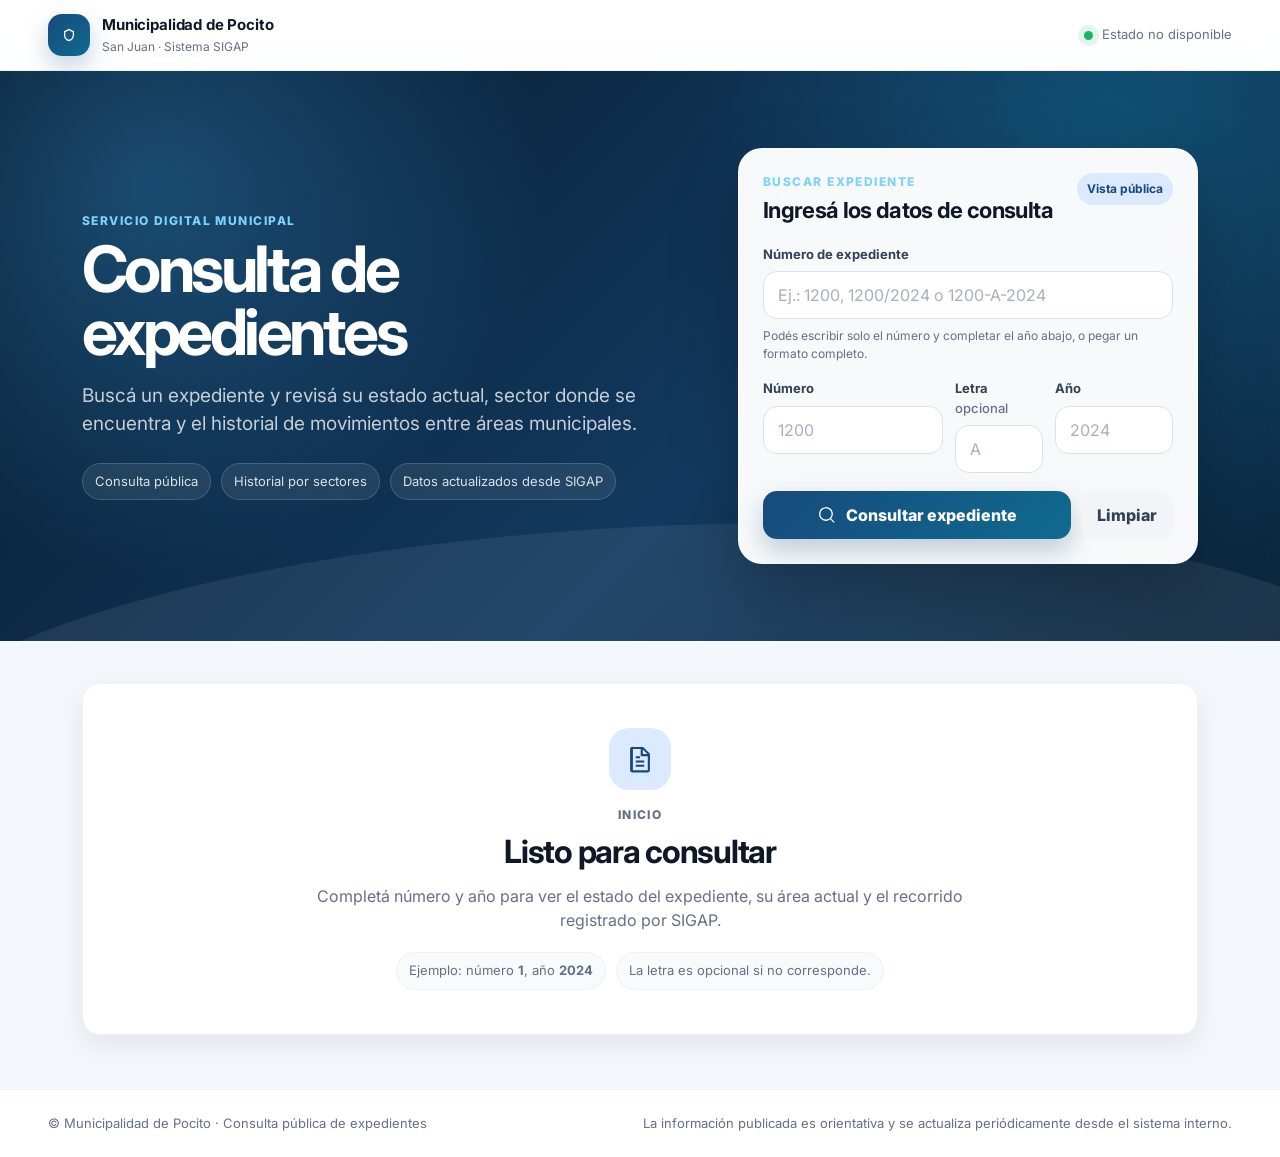
<file: expe2/index.html>
<!DOCTYPE html>
<html lang="es">
<head>
  <meta charset="UTF-8">
  <meta name="viewport" content="width=device-width, initial-scale=1.0">
  <meta name="description" content="Consulta pública de expedientes municipales y recorrido por sectores.">
  <title>Consulta de Expedientes — Municipalidad de Pocito</title>
  <link rel="preconnect" href="https://fonts.googleapis.com">
  <link rel="preconnect" href="https://fonts.gstatic.com" crossorigin>
  <link href="https://fonts.googleapis.com/css2?family=Inter:wght@400;500;600;700;800&display=swap" rel="stylesheet">
  <link rel="stylesheet" href="./styles.css">
  <script src="./app.js" defer></script>
</head>
<body>
  <header class="site-header" aria-label="Encabezado institucional">
    <a class="brand" href="./" aria-label="Ir al inicio de consulta de expedientes">
      <span class="brand-mark" aria-hidden="true">
        <svg viewBox="0 0 24 24" role="img"><path d="M12 2.75 4.5 6.55v5.35c0 4.55 3.18 8.7 7.5 9.35 4.32-.65 7.5-4.8 7.5-9.35V6.55L12 2.75Zm0 2.12 5.6 2.84v4.19c0 3.45-2.25 6.65-5.6 7.34-3.35-.69-5.6-3.89-5.6-7.34V7.71L12 4.87Z"/></svg>
      </span>
      <span>
        <strong>Municipalidad de Pocito</strong>
        <small>San Juan · Sistema SIGAP</small>
      </span>
    </a>
    <div class="sync-status" id="syncStatus" aria-live="polite">
      <span class="pulse" aria-hidden="true"></span>
      <span>Consultando estado del sistema…</span>
    </div>
  </header>

  <main>
    <section class="hero" aria-labelledby="pageTitle">
      <div class="hero-bg" aria-hidden="true"></div>
      <div class="hero-inner">
        <div class="hero-copy">
          <p class="eyebrow">Servicio digital municipal</p>
          <h1 id="pageTitle">Consulta de expedientes</h1>
          <p class="lead">Buscá un expediente y revisá su estado actual, sector donde se encuentra y el historial de movimientos entre áreas municipales.</p>
          <div class="hero-badges" aria-label="Características del servicio">
            <span>Consulta pública</span>
            <span>Historial por sectores</span>
            <span>Datos actualizados desde SIGAP</span>
          </div>
        </div>

        <form class="search-card" id="searchForm" novalidate>
          <div class="search-card-head">
            <div>
              <p class="form-kicker">Buscar expediente</p>
              <h2>Ingresá los datos de consulta</h2>
            </div>
            <span class="mode-pill">Vista pública</span>
          </div>

          <label class="field field-wide" for="smartSearch">
            <span>Número de expediente</span>
            <input id="smartSearch" name="smartSearch" type="text" inputmode="numeric" autocomplete="off" placeholder="Ej.: 1200, 1200/2024 o 1200-A-2024" aria-describedby="searchHelp">
          </label>
          <p class="field-help" id="searchHelp">Podés escribir solo el número y completar el año abajo, o pegar un formato completo.</p>

          <div class="fields-grid">
            <label class="field" for="numero">
              <span>Número</span>
              <input id="numero" name="numero" type="text" inputmode="numeric" autocomplete="off" maxlength="10" placeholder="1200" required>
            </label>
            <label class="field" for="letra">
              <span>Letra <em>opcional</em></span>
              <input id="letra" name="letra" type="text" autocomplete="off" maxlength="1" placeholder="A">
            </label>
            <label class="field" for="ano">
              <span>Año</span>
              <input id="ano" name="ano" type="text" inputmode="numeric" autocomplete="off" maxlength="4" placeholder="2024" required>
            </label>
          </div>

          <div class="form-actions">
            <button class="btn-primary" id="searchButton" type="submit">
              <span class="btn-icon" aria-hidden="true">
                <svg viewBox="0 0 24 24"><path d="M10.75 4a6.75 6.75 0 1 0 0 13.5 6.75 6.75 0 0 0 0-13.5ZM2.5 10.75a8.25 8.25 0 1 1 14.47 5.42l4.18 4.18-1.06 1.06-4.18-4.18A8.25 8.25 0 0 1 2.5 10.75Z"/></svg>
              </span>
              <span>Consultar expediente</span>
            </button>
            <button class="btn-secondary" id="clearButton" type="button">Limpiar</button>
          </div>

          <div class="form-message" id="formMessage" role="alert" aria-live="polite"></div>
        </form>
      </div>
    </section>

    <section class="content-shell" aria-live="polite">
      <div class="result-panel" id="resultPanel">
        <article class="empty-state">
          <span class="empty-icon" aria-hidden="true">
            <svg viewBox="0 0 24 24"><path d="M7 3.5h7.25L19 8.25V20a1.5 1.5 0 0 1-1.5 1.5h-11A1.5 1.5 0 0 1 5 20V5a1.5 1.5 0 0 1 2-1.5Zm7 1.8V8.5h3.2L14 5.3ZM7 5v15h10.5V10H12.5V5H7Zm2 8h6v1.5H9V13Zm0 3h6v1.5H9V16Zm0-6h3v1.5H9V10Z"/></svg>
          </span>
          <p class="eyebrow">Inicio</p>
          <h2>Listo para consultar</h2>
          <p>Completá número y año para ver el estado del expediente, su área actual y el recorrido registrado por SIGAP.</p>
          <div class="empty-tips">
            <span>Ejemplo: número <strong>1</strong>, año <strong>2024</strong></span>
            <span>La letra es opcional si no corresponde.</span>
          </div>
        </article>
      </div>
    </section>
  </main>

  <footer class="site-footer">
    <p>© Municipalidad de Pocito · Consulta pública de expedientes</p>
    <p>La información publicada es orientativa y se actualiza periódicamente desde el sistema interno.</p>
  </footer>
</body>
</html>
</file>
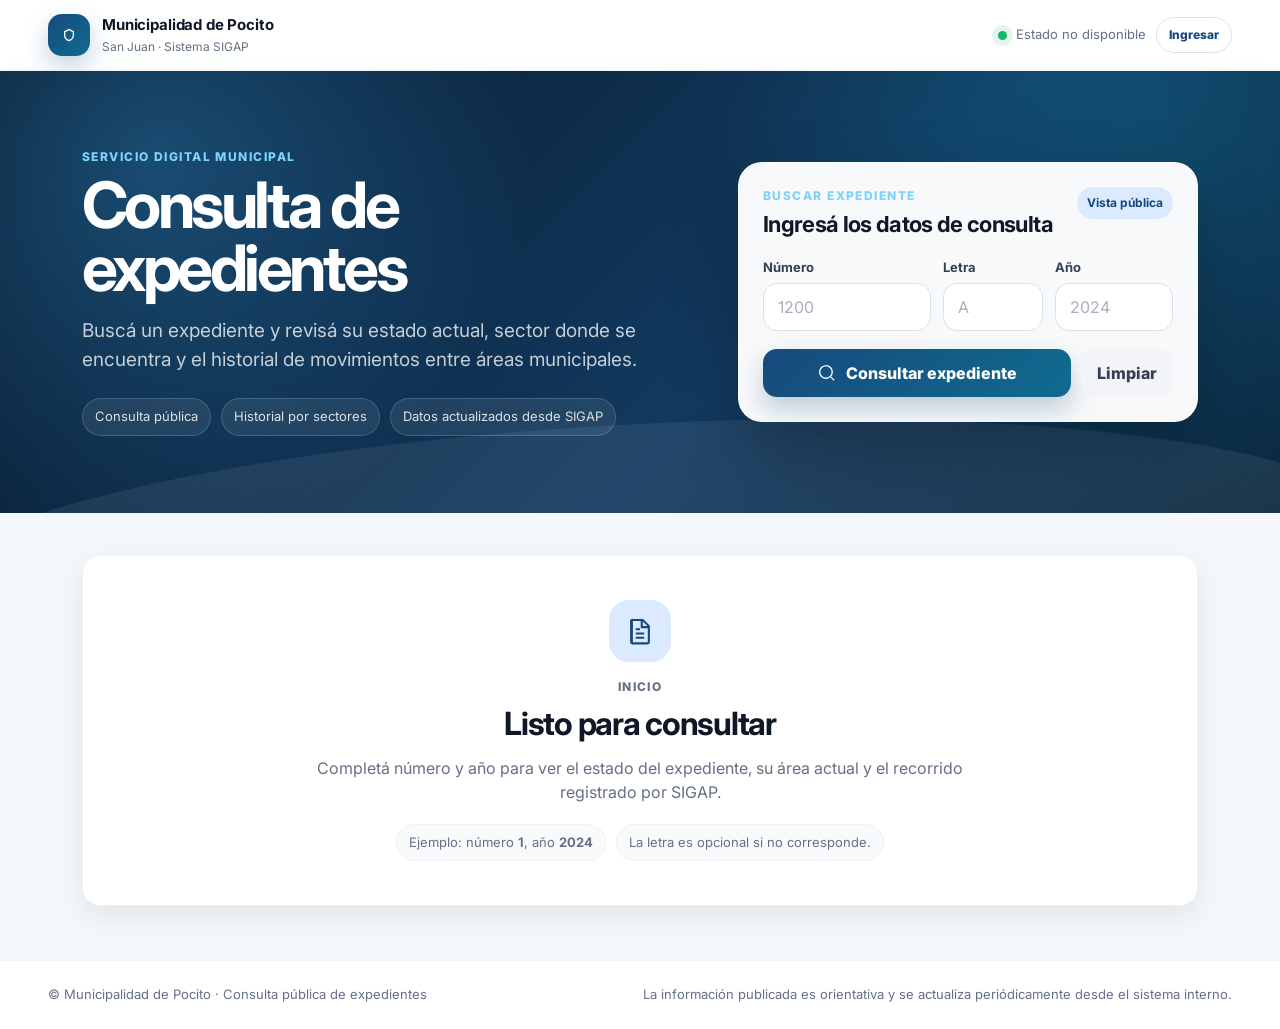
<file: html/expedientes/index.html>
<!DOCTYPE html>
<html lang="es">
<head>
  <meta charset="UTF-8">
  <meta name="viewport" content="width=device-width, initial-scale=1.0">
  <meta name="description" content="Consulta pública de expedientes municipales y recorrido por sectores.">
  <title>Consulta de Expedientes — Municipalidad de Pocito</title>
  <link rel="preconnect" href="https://fonts.googleapis.com">
  <link rel="preconnect" href="https://fonts.gstatic.com" crossorigin>
  <link href="https://fonts.googleapis.com/css2?family=Inter:wght@400;500;600;700;800&display=swap" rel="stylesheet">
  <link rel="stylesheet" href="./styles.css?v=20260610">
  <script src="./app.js?v=20260610" defer></script>
</head>
<body>
  <header class="site-header" aria-label="Encabezado institucional">
    <a class="brand" href="./" aria-label="Ir al inicio de consulta de expedientes">
      <span class="brand-mark" aria-hidden="true">
        <svg viewBox="0 0 24 24" role="img"><path d="M12 2.75 4.5 6.55v5.35c0 4.55 3.18 8.7 7.5 9.35 4.32-.65 7.5-4.8 7.5-9.35V6.55L12 2.75Zm0 2.12 5.6 2.84v4.19c0 3.45-2.25 6.65-5.6 7.34-3.35-.69-5.6-3.89-5.6-7.34V7.71L12 4.87Z"/></svg>
      </span>
      <span>
        <strong>Municipalidad de Pocito</strong>
        <small>San Juan · Sistema SIGAP</small>
      </span>
    </a>
    <div class="header-actions">
      <div class="sync-status" id="syncStatus" aria-live="polite">
        <span class="pulse" aria-hidden="true"></span>
        <span>Consultando estado del sistema…</span>
      </div>
      <button class="header-btn" id="loginButton" type="button">Ingresar</button>
      <button class="header-btn is-hidden" id="dashboardButton" type="button">Dashboard</button>
      <button class="header-btn is-hidden" id="logoutButton" type="button">Salir</button>
    </div>
  </header>

  <main>
    <section class="hero" id="appHero" aria-labelledby="pageTitle">
      <div class="hero-bg" aria-hidden="true"></div>
      <div class="hero-inner">
        <div class="hero-copy">
          <p class="eyebrow">Servicio digital municipal</p>
          <h1 id="pageTitle">Consulta de expedientes</h1>
          <p class="lead">Buscá un expediente y revisá su estado actual, sector donde se encuentra y el historial de movimientos entre áreas municipales.</p>
          <div class="hero-badges" aria-label="Características del servicio">
            <span>Consulta pública</span>
            <span>Historial por sectores</span>
            <span>Datos actualizados desde SIGAP</span>
          </div>
        </div>

        <form class="search-card" id="searchForm" novalidate>
          <div class="search-card-head">
            <div>
              <p class="form-kicker">Buscar expediente</p>
              <h2>Ingresá los datos de consulta</h2>
            </div>
            <span class="mode-pill">Vista pública</span>
          </div>

          <div class="fields-grid">
            <label class="field" for="numero">
              <span>Número</span>
              <input id="numero" name="numero" type="text" inputmode="numeric" autocomplete="off" maxlength="10" placeholder="1200" required>
            </label>
            <label class="field" for="letra">
              <span>Letra</span>
              <input id="letra" name="letra" type="text" autocomplete="off" maxlength="1" placeholder="A">
            </label>
            <label class="field" for="ano">
              <span>Año</span>
              <input id="ano" name="ano" type="text" inputmode="numeric" autocomplete="off" maxlength="4" placeholder="2024" required>
            </label>
          </div>

          <div class="form-actions">
            <button class="btn-primary" id="searchButton" type="submit">
              <span class="btn-icon" aria-hidden="true">
                <svg viewBox="0 0 24 24"><path d="M10.75 4a6.75 6.75 0 1 0 0 13.5 6.75 6.75 0 0 0 0-13.5ZM2.5 10.75a8.25 8.25 0 1 1 14.47 5.42l4.18 4.18-1.06 1.06-4.18-4.18A8.25 8.25 0 0 1 2.5 10.75Z"/></svg>
              </span>
              <span>Consultar expediente</span>
            </button>
            <button class="btn-secondary" id="clearButton" type="button">Limpiar</button>
          </div>

          <div class="form-message" id="formMessage" role="alert" aria-live="polite"></div>
        </form>
      </div>
    </section>

    <section class="content-shell" aria-live="polite">
      <div class="result-panel" id="resultPanel">
        <article class="empty-state">
          <span class="empty-icon" aria-hidden="true">
            <svg viewBox="0 0 24 24"><path d="M7 3.5h7.25L19 8.25V20a1.5 1.5 0 0 1-1.5 1.5h-11A1.5 1.5 0 0 1 5 20V5a1.5 1.5 0 0 1 2-1.5Zm7 1.8V8.5h3.2L14 5.3ZM7 5v15h10.5V10H12.5V5H7Zm2 8h6v1.5H9V13Zm0 3h6v1.5H9V16Zm0-6h3v1.5H9V10Z"/></svg>
          </span>
          <p class="eyebrow">Inicio</p>
          <h2>Listo para consultar</h2>
          <p>Completá número y año para ver el estado del expediente, su área actual y el recorrido registrado por SIGAP.</p>
          <div class="empty-tips">
            <span>Ejemplo: número <strong>1</strong>, año <strong>2024</strong></span>
            <span>La letra es opcional si no corresponde.</span>
          </div>
        </article>
      </div>
    </section>
  </main>

  <footer class="site-footer">
    <p>© Municipalidad de Pocito · Consulta pública de expedientes</p>
    <p>La información publicada es orientativa y se actualiza periódicamente desde el sistema interno.</p>
  </footer>
</body>
</html>
</file>
<file: expe2/styles.css>
:root{
  --bg:#f4f7fb;
  --surface:#ffffff;
  --surface-2:#f8fafc;
  --ink:#101828;
  --muted:#667085;
  --muted-2:#98a2b3;
  --line:#d9e2ec;
  --line-soft:#edf2f7;
  --brand:#174a7c;
  --brand-2:#0f6b8f;
  --brand-3:#dbeafe;
  --success:#087443;
  --success-bg:#dcfae6;
  --warning:#b54708;
  --warning-bg:#fef0c7;
  --danger:#b42318;
  --danger-bg:#fee4e2;
  --neutral:#344054;
  --neutral-bg:#f2f4f7;
  --shadow:0 20px 50px rgba(16,24,40,.10);
  --shadow-soft:0 10px 30px rgba(16,24,40,.08);
  --radius:18px;
  --radius-sm:12px;
  font-family:"Inter",system-ui,-apple-system,BlinkMacSystemFont,"Segoe UI",sans-serif;
}
*{
box-sizing:border-box
}
html{
scroll-behavior:smooth
}
body{
margin:0;
background:var(--bg);
color:var(--ink);
font-family:inherit;
line-height:1.5;
min-height:100vh
}
a{
color:inherit
}
button,input{
font:inherit
}
svg{
width:1em;
height:1em;
fill:currentColor
}
.site-header{
position:sticky;
top:0;
z-index:10;
display:flex;
align-items:center;
justify-content:space-between;
gap:1rem;
padding:14px clamp(16px,4vw,48px);
background:rgba(255,255,255,.92);
backdrop-filter:blur(14px);
border-bottom:1px solid var(--line-soft)
}
.brand{
display:flex;
align-items:center;
gap:12px;
text-decoration:none;
color:var(--ink)
}
.brand-mark{
display:grid;
place-items:center;
width:42px;
height:42px;
border-radius:14px;
background:linear-gradient(135deg,var(--brand),var(--brand-2));
color:#fff;
box-shadow:0 10px 24px rgba(23,74,124,.25)
}
.brand strong{
display:block;
font-size:15px;
letter-spacing:-.01em
}
.brand small{
display:block;
color:var(--muted);
font-size:12px;
margin-top:1px
}
.sync-status{
display:flex;
align-items:center;
gap:9px;
color:var(--muted);
font-size:13px;
white-space:nowrap
}
.pulse{
width:9px;
height:9px;
border-radius:50%;
background:#12b76a;
box-shadow:0 0 0 6px rgba(18,183,106,.12)
}
.hero{
position:relative;
overflow:hidden;
background:#0b1f33;
color:#fff
}
.hero-bg{
position:absolute;
inset:0;
background:radial-gradient(circle at 12% 20%,rgba(52,152,219,.36),transparent 32%),radial-gradient(circle at 88% 10%,rgba(15,107,143,.42),transparent 35%),linear-gradient(135deg,#08192a,#123a60 60%,#0b263c)
}
.hero-bg::after{
content:"";
position:absolute;
inset:auto -8% -45% -8%;
height:65%;
background:rgba(255,255,255,.07);
transform:rotate(-3deg);
border-radius:50% 50% 0 0
}
.hero-inner{
position:relative;
display:grid;
grid-template-columns:minmax(0,1fr) 460px;
gap:clamp(24px,5vw,70px);
align-items:center;
max-width:1180px;
margin:0 auto;
padding:clamp(38px,6vw,78px) clamp(16px,4vw,32px)
}
.hero-copy h1{
font-size:clamp(34px,6vw,64px);
line-height:.98;
margin:8px 0 18px;
letter-spacing:-.055em
}
.lead{
font-size:clamp(16px,2vw,19px);
color:rgba(255,255,255,.76);
max-width:650px;
margin:0 0 24px
}
.eyebrow,.form-kicker{
text-transform:uppercase;
letter-spacing:.12em;
font-size:12px;
font-weight:800;
color:#7dd3fc;
margin:0
}
.hero-badges{
display:flex;
flex-wrap:wrap;
gap:10px
}
.hero-badges span{
font-size:13px;
color:rgba(255,255,255,.84);
padding:8px 12px;
border:1px solid rgba(255,255,255,.16);
background:rgba(255,255,255,.08);
border-radius:999px
}
.search-card{
background:rgba(255,255,255,.97);
color:var(--ink);
border:1px solid rgba(255,255,255,.56);
border-radius:24px;
padding:24px;
box-shadow:0 28px 70px rgba(0,0,0,.24)
}
.search-card-head{
display:flex;
justify-content:space-between;
gap:1rem;
align-items:flex-start;
margin-bottom:18px
}
.search-card h2{
font-size:22px;
margin:3px 0 0;
letter-spacing:-.03em
}
.mode-pill{
font-size:12px;
font-weight:700;
color:var(--brand);
background:var(--brand-3);
padding:7px 10px;
border-radius:999px;
white-space:nowrap
}
.field{
display:flex;
flex-direction:column;
gap:7px
}
.field span{
font-size:13px;
font-weight:700;
color:var(--neutral)
}
.field em{
font-style:normal;
font-weight:500;
color:var(--muted)
}
.field input{
width:100%;
height:48px;
border:1px solid var(--line);
background:#fff;
border-radius:14px;
padding:0 14px;
color:var(--ink);
outline:none;
transition:border-color .18s,box-shadow .18s,background .18s
}
.field input:focus{
border-color:var(--brand-2);
box-shadow:0 0 0 4px rgba(15,107,143,.12)
}
.field input::placeholder{
color:#a6b0be
}
.field-wide{
margin-bottom:8px
}
.field-help{
font-size:12px;
color:var(--muted);
margin:0 0 16px
}
.fields-grid{
display:grid;
grid-template-columns:1fr 88px 118px;
gap:12px
}
.form-actions{
display:flex;
gap:10px;
margin-top:18px
}
.btn-primary,.btn-secondary{
height:48px;
border:0;
border-radius:14px;
font-weight:800;
cursor:pointer;
transition:transform .15s,box-shadow .15s,background .15s
}
.btn-primary{
display:inline-flex;
align-items:center;
justify-content:center;
gap:9px;
flex:1;
background:linear-gradient(135deg,var(--brand),var(--brand-2));
color:#fff;
box-shadow:0 12px 24px rgba(23,74,124,.25)
}
.btn-primary:hover{
transform:translateY(-1px);
box-shadow:0 16px 28px rgba(23,74,124,.30)
}
.btn-primary:disabled{
opacity:.72;
cursor:wait;
transform:none
}
.btn-secondary{
padding:0 16px;
background:var(--neutral-bg);
color:var(--neutral)
}
.btn-icon{
display:grid;
place-items:center;
font-size:20px
}
.form-message{
display:none;
margin-top:14px;
padding:11px 12px;
border-radius:12px;
font-size:13px
}
.form-message.is-error{
display:block;
background:var(--danger-bg);
color:var(--danger)
}
.content-shell{
max-width:1180px;
margin:0 auto;
padding:clamp(22px,4vw,42px) clamp(16px,4vw,32px) 54px
}
.result-panel{
min-height:280px
}
.empty-state,.notice-card,.loading-card,.exp-card{
background:var(--surface);
border:1px solid var(--line-soft);
border-radius:var(--radius);
box-shadow:var(--shadow-soft)
}
.empty-state,.notice-card,.loading-card{
padding:clamp(26px,4vw,44px);
text-align:center
}
.empty-icon,.notice-icon{
display:grid;
place-items:center;
width:62px;
height:62px;
margin:0 auto 16px;
border-radius:20px;
background:var(--brand-3);
color:var(--brand);
font-size:34px
}
.empty-state h2,.notice-card h2{
margin:4px 0 8px;
font-size:clamp(24px,3vw,32px);
letter-spacing:-.04em
}
.empty-state p,.notice-card p{
max-width:680px;
margin:0 auto;
color:var(--muted)
}
.empty-tips{
display:flex;
justify-content:center;
gap:10px;
flex-wrap:wrap;
margin-top:20px
}
.empty-tips span{
padding:8px 12px;
border:1px solid var(--line-soft);
background:var(--surface-2);
border-radius:999px;
color:var(--muted);
font-size:13px
}
.loading-card{
display:flex;
align-items:center;
justify-content:center;
gap:13px;
color:var(--muted);
font-weight:700
}
.spinner{
width:24px;
height:24px;
border-radius:50%;
border:3px solid #dbeafe;
border-top-color:var(--brand);
animation:spin .8s linear infinite
}
@keyframes spin{
to{
transform:rotate(360deg)
}
}
.exp-card{
overflow:hidden
}
.exp-head{
display:flex;
justify-content:space-between;
gap:18px;
align-items:flex-start;
padding:28px;
background:linear-gradient(135deg,#fff,#f8fbff);
border-bottom:1px solid var(--line-soft)
}
.exp-title small{
display:block;
color:var(--muted);
font-weight:800;
text-transform:uppercase;
letter-spacing:.1em;
font-size:12px
}
.exp-title h2{
margin:5px 0 8px;
font-size:clamp(28px,5vw,44px);
line-height:1;
letter-spacing:-.055em
}
.exp-subtitle{
color:var(--muted);
margin:0
}
.status-badge{
display:inline-flex;
align-items:center;
gap:8px;
padding:10px 13px;
border-radius:999px;
font-weight:800;
font-size:13px;
white-space:nowrap
}
.status-badge::before{
content:"";
width:8px;
height:8px;
border-radius:50%;
background:currentColor
}
.status-progress{
background:var(--brand-3);
color:var(--brand)
}
.status-done{
background:var(--success-bg);
color:var(--success)
}
.status-paused{
background:var(--warning-bg);
color:var(--warning)
}
.status-cancelled{
background:var(--danger-bg);
color:var(--danger)
}
.status-neutral{
background:var(--neutral-bg);
color:var(--neutral)
}
.annulled{
margin:22px 28px 0;
padding:13px 14px;
border-radius:14px;
background:var(--danger-bg);
color:var(--danger);
font-weight:800
}
.quick-sector{
display:grid;
grid-template-columns:52px 1fr;
gap:14px;
align-items:center;
margin:24px 28px 0;
padding:18px;
border:1px solid #cfe5ff;
background:#f5fbff;
border-radius:18px
}
.sector-icon{
display:grid;
place-items:center;
width:52px;
height:52px;
border-radius:16px;
background:linear-gradient(135deg,var(--brand),var(--brand-2));
color:#fff;
font-size:26px
}
.quick-sector span{
display:block;
color:var(--muted);
font-size:12px;
text-transform:uppercase;
letter-spacing:.1em;
font-weight:800
}
.quick-sector strong{
display:block;
font-size:22px;
letter-spacing:-.03em;
margin-top:2px
}
.exp-body{
padding:28px
}
.data-grid{
display:grid;
grid-template-columns:repeat(3,minmax(0,1fr));
gap:14px
}
.data-item{
padding:16px;
border:1px solid var(--line-soft);
border-radius:16px;
background:var(--surface-2)
}
.data-item span{
display:block;
color:var(--muted);
font-size:12px;
text-transform:uppercase;
letter-spacing:.08em;
font-weight:800
}
.data-item strong{
display:block;
margin-top:7px;
font-size:15px;
color:var(--ink);
word-break:break-word
}
.topic-box{
margin-top:16px;
padding:18px;
border-radius:16px;
background:#fffcf5;
border:1px solid #fde7bd
}
.topic-box span{
display:block;
color:var(--warning);
font-size:12px;
text-transform:uppercase;
letter-spacing:.08em;
font-weight:800
}
.topic-box p{
margin:7px 0 0;
color:#3b2f1c
}
.timeline-section{
margin-top:30px
}
.section-title{
display:flex;
justify-content:space-between;
align-items:center;
gap:12px;
margin-bottom:16px
}
.section-title h3{
margin:0;
font-size:24px;
letter-spacing:-.04em
}
.count-pill{
font-size:12px;
font-weight:800;
color:var(--brand);
background:var(--brand-3);
padding:7px 10px;
border-radius:999px
}
.timeline{
position:relative;
display:grid;
gap:16px
}
.timeline::before{
content:"";
position:absolute;
left:26px;
top:10px;
bottom:10px;
width:2px;
background:var(--line)
}
.timeline-item{
position:relative;
display:grid;
grid-template-columns:54px 1fr;
gap:14px
}
.timeline-dot{
z-index:1;
display:grid;
place-items:center;
width:54px;
height:54px;
border-radius:18px;
background:#fff;
border:1px solid var(--line);
color:var(--brand);
box-shadow:0 6px 18px rgba(16,24,40,.08);
font-weight:900
}
.timeline-item.is-current .timeline-dot{
background:linear-gradient(135deg,var(--brand),var(--brand-2));
color:#fff;
border-color:transparent
}
.timeline-card{
padding:16px;
border:1px solid var(--line-soft);
background:#fff;
border-radius:18px;
box-shadow:0 8px 22px rgba(16,24,40,.05)
}
.timeline-top{
display:flex;
justify-content:space-between;
gap:10px;
margin-bottom:8px
}
.timeline-sector{
font-size:17px;
font-weight:900;
letter-spacing:-.02em
}
.timeline-date{
font-size:13px;
color:var(--muted);
font-weight:700;
white-space:nowrap
}
.current-tag{
display:inline-flex;
margin-left:8px;
vertical-align:middle;
color:var(--brand);
background:var(--brand-3);
border-radius:999px;
padding:3px 8px;
font-size:11px;
font-weight:900
}
.timeline-meta{
display:flex;
gap:8px;
flex-wrap:wrap;
color:var(--muted);
font-size:13px
}
.timeline-meta span{
padding:5px 8px;
background:var(--surface-2);
border:1px solid var(--line-soft);
border-radius:999px
}
.timeline-obs{
margin:12px 0 0;
padding:12px;
background:var(--surface-2);
border-radius:12px;
color:#475467
}
.site-footer{
display:flex;
justify-content:space-between;
gap:1rem;
flex-wrap:wrap;
padding:24px clamp(16px,4vw,48px);
color:var(--muted);
font-size:13px;
border-top:1px solid var(--line-soft);
background:#fff
}
.site-footer p{
margin:0
}
.sr-only{
position:absolute;
width:1px;
height:1px;
padding:0;
margin:-1px;
overflow:hidden;
clip:rect(0,0,0,0);
white-space:nowrap;
border:0
}
@media(max-width:900px){
.hero-inner{
grid-template-columns:1fr
}
.search-card{
max-width:620px
}
.data-grid{
grid-template-columns:repeat(2,minmax(0,1fr))
}
}
@media(max-width:640px){
.site-header{
align-items:flex-start
}
.sync-status{
display:none
}
.hero-inner{
padding-top:34px
}
.search-card{
padding:18px;
border-radius:20px
}
.fields-grid{
grid-template-columns:1fr 82px
}
.fields-grid .field:last-child{
grid-column:1/-1
}
.form-actions{
flex-direction:column
}
.exp-head{
flex-direction:column;
padding:22px
}
.quick-sector{
margin:18px 20px 0
}
.exp-body{
padding:20px
}
.data-grid{
grid-template-columns:1fr
}
.section-title{
align-items:flex-start;
flex-direction:column
}
.timeline::before{
left:20px
}
.timeline-item{
grid-template-columns:42px 1fr
}
.timeline-dot{
width:42px;
height:42px;
border-radius:14px
}
.timeline-top{
flex-direction:column
}
.timeline-date{
white-space:normal
}
.brand small{
display:none
}
}
</file>
<file: html/expedientes/styles.css>
:root{
  --bg:#f4f7fb;
  --surface:#ffffff;
  --surface-2:#f8fafc;
  --ink:#101828;
  --muted:#667085;
  --muted-2:#98a2b3;
  --line:#d9e2ec;
  --line-soft:#edf2f7;
  --brand:#174a7c;
  --brand-2:#0f6b8f;
  --brand-3:#dbeafe;
  --success:#087443;
  --success-bg:#dcfae6;
  --warning:#b54708;
  --warning-bg:#fef0c7;
  --danger:#b42318;
  --danger-bg:#fee4e2;
  --neutral:#344054;
  --neutral-bg:#f2f4f7;
  --shadow:0 20px 50px rgba(16,24,40,.10);
  --shadow-soft:0 10px 30px rgba(16,24,40,.08);
  --radius:18px;
  --radius-sm:12px;
  font-family:"Inter",system-ui,-apple-system,BlinkMacSystemFont,"Segoe UI",sans-serif;
}
*{
box-sizing:border-box
}
html{
scroll-behavior:smooth
}
body{
margin:0;
background:var(--bg);
color:var(--ink);
font-family:inherit;
line-height:1.5;
min-height:100vh;
display:flex;
flex-direction:column
}
main{
flex:1
}
a{
color:inherit
}
button,input{
font:inherit
}
svg{
width:1em;
height:1em;
fill:currentColor
}
.site-header{
position:sticky;
top:0;
z-index:10;
display:flex;
align-items:center;
justify-content:space-between;
gap:1rem;
padding:14px clamp(16px,4vw,48px);
background:rgba(255,255,255,.92);
backdrop-filter:blur(14px);
border-bottom:1px solid var(--line-soft)
}
.brand{
display:flex;
align-items:center;
gap:12px;
text-decoration:none;
color:var(--ink)
}
.brand-mark{
display:grid;
place-items:center;
width:42px;
height:42px;
border-radius:14px;
background:linear-gradient(135deg,var(--brand),var(--brand-2));
color:#fff;
box-shadow:0 10px 24px rgba(23,74,124,.25)
}
.brand strong{
display:block;
font-size:15px;
letter-spacing:-.01em
}
.brand small{
display:block;
color:var(--muted);
font-size:12px;
margin-top:1px
}
.sync-status{
display:flex;
align-items:center;
gap:9px;
color:var(--muted);
font-size:13px;
white-space:nowrap
}
.pulse{
width:9px;
height:9px;
border-radius:50%;
background:#12b76a;
box-shadow:0 0 0 6px rgba(18,183,106,.12)
}
.hero{
position:relative;
overflow:hidden;
background:#0b1f33;
color:#fff
}
.hero-bg{
position:absolute;
inset:0;
background:radial-gradient(circle at 12% 20%,rgba(52,152,219,.36),transparent 32%),radial-gradient(circle at 88% 10%,rgba(15,107,143,.42),transparent 35%),linear-gradient(135deg,#08192a,#123a60 60%,#0b263c)
}
.hero-bg::after{
content:"";
position:absolute;
inset:auto -8% -45% -8%;
height:65%;
background:rgba(255,255,255,.07);
transform:rotate(-3deg);
border-radius:50% 50% 0 0
}
.hero-inner{
position:relative;
display:grid;
grid-template-columns:minmax(0,1fr) 460px;
gap:clamp(24px,5vw,70px);
align-items:center;
max-width:1180px;
margin:0 auto;
padding:clamp(38px,6vw,78px) clamp(16px,4vw,32px)
}
.hero-copy h1{
font-size:clamp(34px,6vw,64px);
line-height:.98;
margin:8px 0 18px;
letter-spacing:-.055em
}
.lead{
font-size:clamp(16px,2vw,19px);
color:rgba(255,255,255,.76);
max-width:650px;
margin:0 0 24px
}
.eyebrow,.form-kicker{
text-transform:uppercase;
letter-spacing:.12em;
font-size:12px;
font-weight:800;
color:#7dd3fc;
margin:0
}
.hero-badges{
display:flex;
flex-wrap:wrap;
gap:10px
}
.hero-badges span{
font-size:13px;
color:rgba(255,255,255,.84);
padding:8px 12px;
border:1px solid rgba(255,255,255,.16);
background:rgba(255,255,255,.08);
border-radius:999px
}
.search-card{
background:rgba(255,255,255,.97);
color:var(--ink);
border:1px solid rgba(255,255,255,.56);
border-radius:24px;
padding:24px;
box-shadow:0 28px 70px rgba(0,0,0,.24)
}
.search-card-head{
display:flex;
justify-content:space-between;
gap:1rem;
align-items:flex-start;
margin-bottom:18px
}
.search-card h2{
font-size:22px;
margin:3px 0 0;
letter-spacing:-.03em
}
.mode-pill{
font-size:12px;
font-weight:700;
color:var(--brand);
background:var(--brand-3);
padding:7px 10px;
border-radius:999px;
white-space:nowrap
}
.field{
display:flex;
flex-direction:column;
gap:7px
}
.field span{
font-size:13px;
font-weight:700;
color:var(--neutral);
line-height:1.25;
min-height:17px
}
.field em{
font-style:normal;
font-weight:500;
color:var(--muted)
}
.field input{
width:100%;
height:48px;
border:1px solid var(--line);
background:#fff;
border-radius:14px;
padding:0 14px;
color:var(--ink);
outline:none;
transition:border-color .18s,box-shadow .18s,background .18s
}
.field input:focus{
border-color:var(--brand-2);
box-shadow:0 0 0 4px rgba(15,107,143,.12)
}
.field input::placeholder{
color:#a6b0be
}
.field-wide{
margin-bottom:8px
}
.field-help{
font-size:12px;
color:var(--muted);
margin:0 0 16px
}
.fields-grid{
display:grid;
grid-template-columns:minmax(0,1fr) 100px 118px;
gap:12px;
align-items:end
}
.form-actions{
display:flex;
gap:10px;
margin-top:18px
}
.btn-primary,.btn-secondary{
height:48px;
border:0;
border-radius:14px;
font-weight:800;
cursor:pointer;
transition:transform .15s,box-shadow .15s,background .15s
}
.btn-primary{
display:inline-flex;
align-items:center;
justify-content:center;
gap:9px;
flex:1;
background:linear-gradient(135deg,var(--brand),var(--brand-2));
color:#fff;
box-shadow:0 12px 24px rgba(23,74,124,.25)
}
.btn-primary:hover{
transform:translateY(-1px);
box-shadow:0 16px 28px rgba(23,74,124,.30)
}
.btn-primary:disabled{
opacity:.72;
cursor:wait;
transform:none
}
.btn-secondary{
padding:0 16px;
background:var(--neutral-bg);
color:var(--neutral)
}
.btn-icon{
display:grid;
place-items:center;
font-size:20px
}
.form-message{
display:none;
margin-top:14px;
padding:11px 12px;
border-radius:12px;
font-size:13px
}
.form-message.is-error{
display:block;
background:var(--danger-bg);
color:var(--danger)
}
.content-shell{
max-width:1180px;
margin:0 auto;
padding:clamp(22px,4vw,42px) clamp(16px,4vw,32px) 54px
}
.result-panel{
min-height:280px
}
.empty-state,.notice-card,.loading-card,.exp-card{
background:var(--surface);
border:1px solid var(--line-soft);
border-radius:var(--radius);
box-shadow:var(--shadow-soft)
}
.empty-state,.notice-card,.loading-card{
padding:clamp(26px,4vw,44px);
text-align:center
}
.empty-icon,.notice-icon{
display:grid;
place-items:center;
width:62px;
height:62px;
margin:0 auto 16px;
border-radius:20px;
background:var(--brand-3);
color:var(--brand);
font-size:34px
}
.empty-state h2,.notice-card h2{
margin:4px 0 8px;
font-size:clamp(24px,3vw,32px);
letter-spacing:-.04em
}
.empty-state p,.notice-card p{
max-width:680px;
margin:0 auto;
color:var(--muted)
}
.empty-tips{
display:flex;
justify-content:center;
gap:10px;
flex-wrap:wrap;
margin-top:20px
}
.empty-tips span{
padding:8px 12px;
border:1px solid var(--line-soft);
background:var(--surface-2);
border-radius:999px;
color:var(--muted);
font-size:13px
}
.loading-card{
display:flex;
align-items:center;
justify-content:center;
gap:13px;
color:var(--muted);
font-weight:700
}
.spinner{
width:24px;
height:24px;
border-radius:50%;
border:3px solid #dbeafe;
border-top-color:var(--brand);
animation:spin .8s linear infinite
}
@keyframes spin{
to{
transform:rotate(360deg)
}
}
.exp-card{
overflow:hidden
}
.exp-head{
display:flex;
justify-content:space-between;
gap:18px;
align-items:flex-start;
padding:28px;
background:linear-gradient(135deg,#fff,#f8fbff);
border-bottom:1px solid var(--line-soft)
}
.exp-title small{
display:block;
color:var(--muted);
font-weight:800;
text-transform:uppercase;
letter-spacing:.1em;
font-size:12px
}
.exp-title h2{
margin:5px 0 8px;
font-size:clamp(28px,5vw,44px);
line-height:1;
letter-spacing:-.055em
}
.exp-subtitle{
color:var(--muted);
margin:0
}
.status-badge{
display:inline-flex;
align-items:center;
gap:8px;
padding:10px 13px;
border-radius:999px;
font-weight:800;
font-size:13px;
white-space:nowrap
}
.status-badge::before{
content:"";
width:8px;
height:8px;
border-radius:50%;
background:currentColor
}
.status-progress{
background:var(--brand-3);
color:var(--brand)
}
.status-done{
background:var(--success-bg);
color:var(--success)
}
.status-paused{
background:var(--warning-bg);
color:var(--warning)
}
.status-cancelled{
background:var(--danger-bg);
color:var(--danger)
}
.status-neutral{
background:var(--neutral-bg);
color:var(--neutral)
}
.annulled{
margin:22px 28px 0;
padding:13px 14px;
border-radius:14px;
background:var(--danger-bg);
color:var(--danger);
font-weight:800
}
.quick-sector{
display:grid;
grid-template-columns:52px 1fr;
gap:14px;
align-items:center;
margin:24px 28px 0;
padding:18px;
border:1px solid #cfe5ff;
background:#f5fbff;
border-radius:18px
}
.sector-icon{
display:grid;
place-items:center;
width:52px;
height:52px;
border-radius:16px;
background:linear-gradient(135deg,var(--brand),var(--brand-2));
color:#fff;
font-size:26px
}
.quick-sector span{
display:block;
color:var(--muted);
font-size:12px;
text-transform:uppercase;
letter-spacing:.1em;
font-weight:800
}
.quick-sector strong{
display:block;
font-size:22px;
letter-spacing:-.03em;
margin-top:2px
}
.exp-body{
padding:28px
}
.data-grid{
display:grid;
grid-template-columns:repeat(3,minmax(0,1fr));
gap:14px
}
.data-item{
padding:16px;
border:1px solid var(--line-soft);
border-radius:16px;
background:var(--surface-2)
}
.data-item span{
display:block;
color:var(--muted);
font-size:12px;
text-transform:uppercase;
letter-spacing:.08em;
font-weight:800
}
.data-item strong{
display:block;
margin-top:7px;
font-size:15px;
color:var(--ink);
word-break:break-word
}
.topic-box{
margin-top:16px;
padding:18px;
border-radius:16px;
background:#fffcf5;
border:1px solid #fde7bd
}
.topic-box span{
display:block;
color:var(--warning);
font-size:12px;
text-transform:uppercase;
letter-spacing:.08em;
font-weight:800
}
.topic-box p{
margin:7px 0 0;
color:#3b2f1c
}
.timeline-section{
margin-top:30px
}
.section-title{
display:flex;
justify-content:space-between;
align-items:center;
gap:12px;
margin-bottom:16px
}
.section-title h3{
margin:0;
font-size:24px;
letter-spacing:-.04em
}
.count-pill{
font-size:12px;
font-weight:800;
color:var(--brand);
background:var(--brand-3);
padding:7px 10px;
border-radius:999px
}
.timeline{
position:relative;
display:grid;
gap:16px
}
.timeline::before{
content:"";
position:absolute;
left:26px;
top:10px;
bottom:10px;
width:2px;
background:var(--line)
}
.timeline-item{
position:relative;
display:grid;
grid-template-columns:54px 1fr;
gap:14px
}
.timeline-dot{
z-index:1;
display:grid;
place-items:center;
width:54px;
height:54px;
border-radius:18px;
background:#fff;
border:1px solid var(--line);
color:var(--brand);
box-shadow:0 6px 18px rgba(16,24,40,.08);
font-weight:900
}
.timeline-item.is-current .timeline-dot{
background:linear-gradient(135deg,var(--brand),var(--brand-2));
color:#fff;
border-color:transparent
}
.timeline-card{
padding:16px;
border:1px solid var(--line-soft);
background:#fff;
border-radius:18px;
box-shadow:0 8px 22px rgba(16,24,40,.05)
}
.timeline-top{
display:flex;
justify-content:space-between;
gap:10px;
margin-bottom:8px
}
.timeline-sector{
font-size:17px;
font-weight:900;
letter-spacing:-.02em
}
.timeline-date{
font-size:13px;
color:var(--muted);
font-weight:700;
white-space:nowrap
}
.current-tag{
display:inline-flex;
margin-left:8px;
vertical-align:middle;
color:var(--brand);
background:var(--brand-3);
border-radius:999px;
padding:3px 8px;
font-size:11px;
font-weight:900
}
.timeline-meta{
display:flex;
gap:8px;
flex-wrap:wrap;
color:var(--muted);
font-size:13px
}
.timeline-meta span{
padding:5px 8px;
background:var(--surface-2);
border:1px solid var(--line-soft);
border-radius:999px
}
.timeline-obs{
margin:12px 0 0;
padding:12px;
background:var(--surface-2);
border-radius:12px;
color:#475467
}
.site-footer{
display:flex;
justify-content:space-between;
gap:1rem;
flex-wrap:wrap;
padding:24px clamp(16px,4vw,48px);
color:var(--muted);
font-size:13px;
border-top:1px solid var(--line-soft);
background:#fff
}
.site-footer p{
margin:0
}
.sr-only{
position:absolute;
width:1px;
height:1px;
padding:0;
margin:-1px;
overflow:hidden;
clip:rect(0,0,0,0);
white-space:nowrap;
border:0
}
@media(max-width:900px){
.hero-inner{
grid-template-columns:1fr
}
.search-card{
max-width:620px
}
.data-grid{
grid-template-columns:repeat(2,minmax(0,1fr))
}
}
@media(max-width:640px){
.site-header{
align-items:flex-start
}
.sync-status{
display:none
}
.hero-inner{
padding-top:34px
}
.search-card{
padding:18px;
border-radius:20px
}
.fields-grid{
grid-template-columns:1fr 82px
}
.fields-grid .field:last-child{
grid-column:1/-1
}
.form-actions{
flex-direction:column
}
.exp-head{
flex-direction:column;
padding:22px
}
.quick-sector{
margin:18px 20px 0
}
.exp-body{
padding:20px
}
.data-grid{
grid-template-columns:1fr
}
.section-title{
align-items:flex-start;
flex-direction:column
}
.timeline::before{
left:20px
}
.timeline-item{
grid-template-columns:42px 1fr
}
.timeline-dot{
width:42px;
height:42px;
border-radius:14px
}
.timeline-top{
flex-direction:column
}
.timeline-date{
white-space:normal
}
.brand small{
display:none
}
}
.load-more-wrap{
margin-top:18px;
display:flex;
justify-content:center
}
.btn-load-more{
height:44px;
padding:0 18px;
border:1px solid var(--line);
border-radius:999px;
background:#fff;
color:var(--brand);
font-weight:800;
cursor:pointer;
box-shadow:0 8px 18px rgba(16,24,40,.06);
transition:transform .15s,box-shadow .15s,border-color .15s
}
.btn-load-more:hover{
transform:translateY(-1px);
border-color:var(--brand-2);
box-shadow:0 12px 22px rgba(16,24,40,.10)
}
.btn-load-more:disabled{
cursor:wait;
opacity:.72;
transform:none
}
.header-actions{
display:flex;
align-items:center;
gap:10px;
flex-wrap:wrap;
justify-content:flex-end
}
.header-btn,.table-action{
border:1px solid var(--line);
background:#fff;
color:var(--brand);
border-radius:999px;
padding:8px 12px;
font-size:12px;
font-weight:800;
cursor:pointer
}
.header-btn:hover,.table-action:hover{
border-color:var(--brand-2);
box-shadow:0 8px 18px rgba(16,24,40,.08)
}
.is-hidden{
display:none!important
}
.field select{
width:100%;
height:48px;
border:1px solid var(--line);
background:#fff;
border-radius:14px;
padding:0 14px;
color:var(--ink);
outline:none
}
.admin-shell{
display:grid;
gap:18px;
width:100%;
max-width:1120px;
margin:0 auto
}
.internal-mode .admin-shell{
max-width:760px
}
.internal-mode .admin-card{
margin:0 auto;
width:100%
}
.admin-card{
background:var(--surface);
border:1px solid var(--line-soft);
border-radius:var(--radius);
box-shadow:var(--shadow-soft);
padding:clamp(22px,4vw,34px)
}
.admin-card h2{
margin:6px 0 8px;
font-size:clamp(24px,3vw,34px);
letter-spacing:-.04em
}
.admin-card p{
color:var(--muted)
}
.admin-form{
display:grid;
gap:14px;
max-width:440px;
margin-top:18px
}
.stats-grid{
display:grid;
grid-template-columns:repeat(3,minmax(0,1fr));
gap:14px;
margin:22px 0
}
.stat-card{
padding:18px;
border:1px solid var(--line-soft);
border-radius:16px;
background:var(--surface-2)
}
.stat-card span{
display:block;
color:var(--muted);
font-size:12px;
font-weight:800;
text-transform:uppercase;
letter-spacing:.08em
}
.stat-card strong{
display:block;
font-size:30px;
margin-top:4px;
letter-spacing:-.04em
}
.dashboard-grid{
display:grid;
grid-template-columns:repeat(2,minmax(0,1fr));
gap:14px
}
.mini-table,.mov-table-wrap{
overflow:auto;
border:1px solid var(--line-soft);
border-radius:16px;
background:#fff
}
.mini-table h3{
margin:0;
padding:14px 16px;
border-bottom:1px solid var(--line-soft)
}
.mini-table table,.mov-table{
width:100%;
border-collapse:collapse;
font-size:13px
}
.mini-table td,.mov-table td,.mov-table th{
padding:12px 14px;
border-bottom:1px solid var(--line-soft);
text-align:left;
vertical-align:top
}
.mini-table td:last-child{
text-align:right;
font-weight:800
}
.mov-table th{
background:var(--surface-2);
font-size:11px;
text-transform:uppercase;
letter-spacing:.08em;
color:var(--muted)
}
.mov-table tr.is-current{
background:#f5fbff
}
.user-create-grid{
display:grid;
grid-template-columns:repeat(5,minmax(0,1fr));
gap:12px;
align-items:end;
margin:18px 0
}
.user-create-grid .btn-primary{
height:48px
}
@media(max-width:900px){
.stats-grid,.dashboard-grid,.user-create-grid{
grid-template-columns:1fr
}
.header-actions{
justify-content:flex-start
}
}

.internal-mode main{
flex:1;
display:flex
}
.internal-mode .content-shell{
flex:1;
display:flex;
align-items:center;
justify-content:center;
width:100%;
padding-top:28px;
padding-bottom:28px
}
.internal-mode .result-panel{
width:100%
}

.internal-warning,
.local-disclaimer{
  border:1px solid rgba(14,116,144,.2);
  background:#ecfeff;
  color:#155e75;
  border-radius:18px;
  padding:14px 16px;
  margin:18px 0;
  font-weight:700;
}
.operation-grid{
  display:grid;
  grid-template-columns:repeat(2,minmax(0,1fr));
  gap:22px;
  align-items:start;
}
.operation-form{
  border:1px solid var(--line);
  border-radius:24px;
  padding:22px;
  background:#f8fafc;
  display:grid;
  gap:16px;
}
.operation-form h3,
.subsection-title{
  margin:0;
  color:var(--ink);
}
.operation-exp-grid{
  display:grid;
  grid-template-columns:1fr .65fr .8fr;
  gap:12px;
  align-items:end;
}
.field-wide{
  grid-column:1 / -1;
}
.field textarea{
  width:100%;
  border:1px solid var(--line-strong);
  border-radius:16px;
  padding:12px 14px;
  resize:vertical;
  font:inherit;
  color:var(--ink);
  background:#fff;
}
.field textarea:focus{
  outline:3px solid rgba(14,116,144,.16);
  border-color:var(--primary);
}
.local-tracking{
  margin-top:28px;
  border-top:1px solid var(--line);
  padding-top:24px;
}
.local-state-card{
  border:1px solid rgba(37,99,235,.18);
  background:linear-gradient(135deg,#eff6ff,#f8fafc);
  border-radius:22px;
  padding:18px;
  margin:16px 0;
  display:grid;
  gap:4px;
}
.local-state-card span{
  color:var(--muted);
  font-weight:800;
  font-size:.78rem;
  text-transform:uppercase;
  letter-spacing:.08em;
}
.local-state-card strong{
  color:var(--ink);
  font-size:1.25rem;
  text-transform:capitalize;
}
.local-state-card small{
  color:var(--muted);
}
@media (max-width:900px){
  .operation-grid{
    grid-template-columns:1fr;
  }
  .operation-exp-grid{
    grid-template-columns:1fr;
  }
}

.admin-layout{
  display:grid;
  grid-template-columns:260px minmax(0,1fr);
  gap:24px;
  align-items:start;
}
.admin-sidebar{
  position:sticky;
  top:96px;
  border:1px solid var(--line);
  border-radius:24px;
  padding:18px;
  background:#fff;
  box-shadow:var(--shadow-soft);
  display:grid;
  gap:10px;
}
.admin-sidebar a{
  color:var(--ink);
  text-decoration:none;
  font-weight:800;
  padding:12px 14px;
  border-radius:16px;
  background:#f8fafc;
  border:1px solid transparent;
}
.admin-sidebar a:hover,
.admin-sidebar a:focus{
  color:var(--primary-strong);
  border-color:rgba(14,116,144,.18);
  background:#ecfeff;
}
.admin-main{
  display:grid;
  gap:24px;
  min-width:0;
}
.exp-actions{
  margin-top:28px;
  border-top:1px solid var(--line);
  padding-top:24px;
}
@media (max-width:980px){
  .admin-layout{
    grid-template-columns:1fr;
  }
  .admin-sidebar{
    position:static;
  }
}

.internal-mode .admin-shell.admin-layout{
  max-width:1240px;
  align-items:start;
}
.admin-section{
  display:none;
}
.admin-section.is-active{
  display:block;
}
.admin-sidebar .admin-nav{
  width:100%;
  text-align:left;
  color:var(--ink);
  font:inherit;
  font-weight:800;
  padding:12px 14px;
  border-radius:16px;
  background:#f8fafc;
  border:1px solid transparent;
  cursor:pointer;
}
.admin-sidebar .admin-nav:hover,
.admin-sidebar .admin-nav:focus,
.admin-sidebar .admin-nav.is-active{
  color:var(--primary-strong);
  border-color:rgba(14,116,144,.18);
  background:#ecfeff;
  outline:none;
}
.admin-sidebar .admin-nav.is-active{
  box-shadow:inset 4px 0 0 var(--primary);
}
.admin-section .user-create-grid{
  grid-template-columns:repeat(auto-fit,minmax(150px,1fr));
}
</file>
